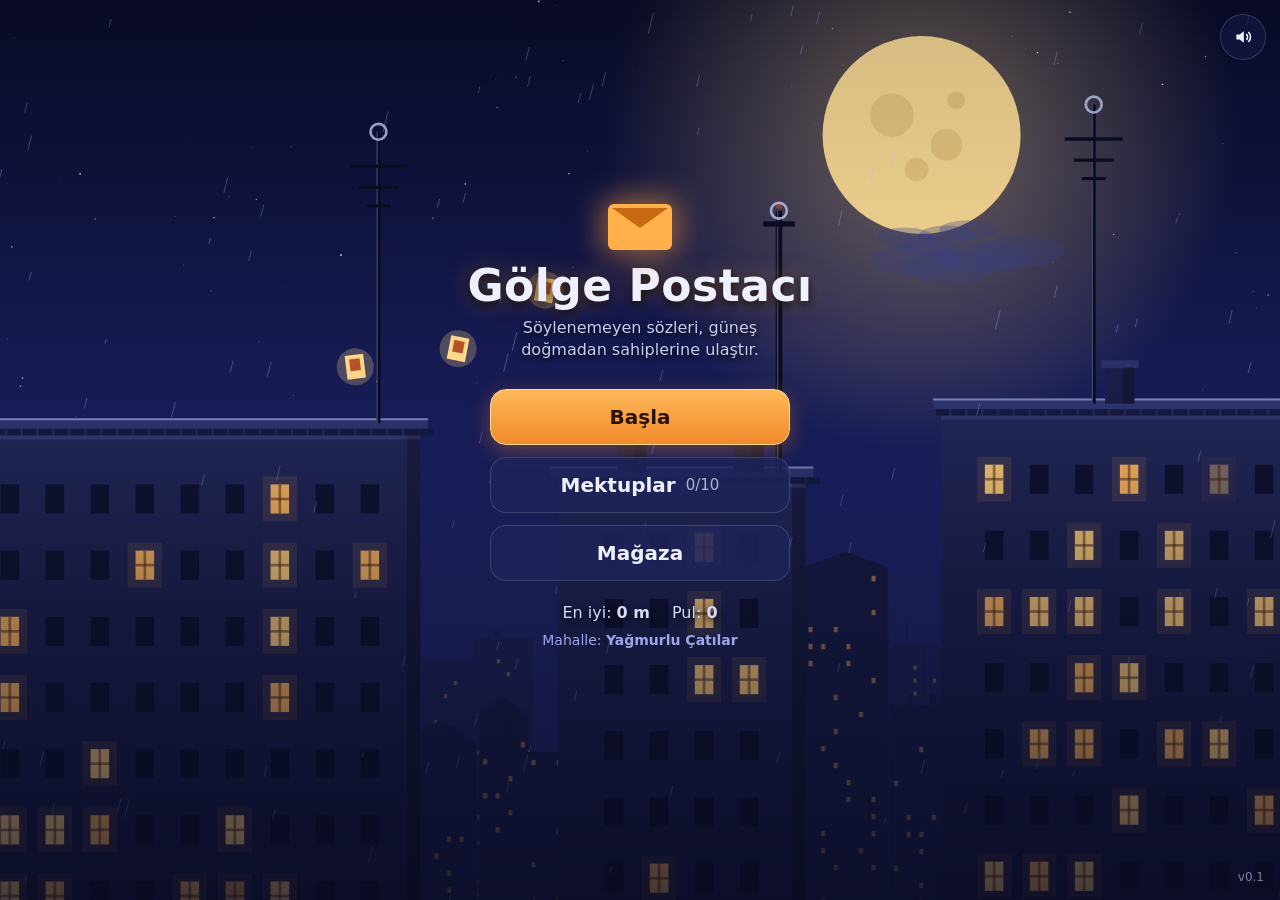
<file: www/index.html>
<!doctype html>
<html lang="tr">
<head>
<meta charset="utf-8">
<meta name="viewport" content="width=device-width,initial-scale=1,maximum-scale=1,user-scalable=no,viewport-fit=cover">
<meta name="theme-color" content="#0b0f2e">
<title>Gölge Postacı</title>
<link rel="icon" href="data:,">
<link rel="stylesheet" href="style.css">
</head>
<body>
<canvas id="c"></canvas>

<div id="hud" class="hidden">
  <div class="hud-top">
    <div class="hud-left">
      <span class="pill" title="Teslim edilen mektup"><svg viewBox="0 0 24 24" class="ico"><rect x="2" y="5" width="20" height="14" rx="2"/><path d="M3 6l9 7 9-7"/></svg><b id="hudLetters">0</b></span>
      <span class="pill" title="Pul"><svg viewBox="0 0 24 24" class="ico stamp"><path d="M5 3h14v18H5z"/><circle cx="12" cy="11" r="3.2"/></svg><b id="hudStamps">0</b></span>
    </div>
    <div class="hud-right">
      <span id="hudDist" class="dist">0 m</span>
      <button id="btnPause" class="round" aria-label="Duraklat"><svg viewBox="0 0 24 24"><rect x="6" y="5" width="4" height="14" rx="1"/><rect x="14" y="5" width="4" height="14" rx="1"/></svg></button>
    </div>
  </div>
  <div id="dawn"><span>Şafağa</span><div class="bar"><i id="dawnFill"></i></div><span id="dawnTime">2:00</span></div>
</div>

<div id="hint" class="hidden"><div>Basılı tut: halatı at</div><div>Bırak: uç</div><div class="hand"></div></div>
<div id="toast"></div>

<section id="menu" class="screen">
  <button id="btnMute" class="round corner" aria-label="Ses"></button>
  <div class="title-wrap">
    <div class="logo-env"></div>
    <h1>Gölge Postacı</h1>
    <p class="sub">Söylenemeyen sözleri, güneş doğmadan sahiplerine ulaştır.</p>
  </div>
  <div class="menu-btns">
    <button id="btnStart" class="big primary">Başla</button>
    <button id="btnLetters" class="big">Mektuplar <small id="menuLetterCount">0/10</small></button>
    <button id="btnShop" class="big">Mağaza</button>
  </div>
  <div class="menu-stats"><span>En iyi: <b id="menuBest">0 m</b></span><span>Pul: <b id="menuStamps">0</b></span></div>
  <div class="district">Mahalle: <b>Yağmurlu Çatılar</b></div>
  <div class="ver">v0.1</div>
</section>

<section id="letters" class="screen hidden">
  <header><button class="back" data-back>‹</button><h2>Mektuplar</h2><span id="lettersCount" class="count">0/10</span></header>
  <p class="note">Yağmurlu Çatılar'daki posta kutularına ulaştıkça yeni mektuplar açılır.</p>
  <div id="letterGrid" class="grid"></div>
</section>

<section id="shop" class="screen hidden">
  <header><button class="back" data-back>‹</button><h2>Mağaza</h2><span class="count"><span id="shopStamps">0</span> pul</span></header>
  <div id="shopPreview"></div>
  <h3 class="sec">Pelerin</h3>
  <div id="shopCapes" class="list"></div>
  <h3 class="sec">Halat</h3>
  <div id="shopRopes" class="list"></div>
  <p class="note">Pulları posta kutularına mektup teslim ederek ve havada pul toplayarak kazanırsın. Reklam yok, gerçek para yok.</p>
</section>

<section id="pause" class="screen dim hidden">
  <h2>Duraklatıldı</h2>
  <div class="menu-btns">
    <button id="btnResume" class="big primary">Devam</button>
    <button id="btnMute2" class="big">Ses: Açık</button>
    <button id="btnQuit" class="big">Ana menü</button>
  </div>
</section>

<section id="over" class="screen dim hidden">
  <h2 id="overTitle">Düştün!</h2>
  <p id="overSub" class="sub"></p>
  <div class="stats">
    <div><span>Mesafe</span><b id="overDist">0 m</b></div>
    <div><span>Mektup</span><b id="overLetters">0</b></div>
    <div><span>Pul</span><b id="overStamps">+0</b></div>
  </div>
  <div id="overBest" class="best"></div>
  <div id="overNew" class="newletters"></div>
  <div class="menu-btns">
    <button id="btnRetry" class="big primary">Tekrar</button>
    <button id="btnHome" class="big">Ana menü</button>
  </div>
</section>

<div id="letterModal" class="modal hidden">
  <div class="paper">
    <div class="seal"></div>
    <h3 id="lmTitle"></h3>
    <p id="lmBody"></p>
    <div class="sig">Yağmurlu Çatılar · Gece postası</div>
    <button id="lmClose" class="big primary">Kapat</button>
  </div>
</div>

<script src="game.js"></script>
</body>
</html>
</file>
<file: www/style.css>
*{box-sizing:border-box;-webkit-tap-highlight-color:transparent;user-select:none;-webkit-user-select:none}
html,body{margin:0;height:100%;overflow:hidden;background:#0b0f2e;color:#eef0ff;font-family:system-ui,-apple-system,"Roboto","Segoe UI",sans-serif;touch-action:none;overscroll-behavior:none}
canvas{position:fixed;inset:0;width:100%;height:100%;display:block}
.hidden{display:none!important}
button{font:inherit;color:inherit;border:0;cursor:pointer}
:root{--top:max(14px,env(safe-area-inset-top));--bot:max(16px,env(safe-area-inset-bottom));--warm:#ffb04a}
#hud{position:fixed;left:0;right:0;top:0;padding:var(--top) 14px 0;pointer-events:none;z-index:5}
.hud-top{display:flex;justify-content:space-between;align-items:flex-start}
.hud-left{display:flex;gap:8px}
.pill{display:flex;align-items:center;gap:6px;background:rgba(10,12,40,.55);border:1px solid rgba(255,255,255,.08);padding:6px 11px;border-radius:14px;font-size:18px;backdrop-filter:blur(4px)}
.ico{width:22px;height:22px;fill:none;stroke:var(--warm);stroke-width:1.8;stroke-linejoin:round}
.ico.stamp{stroke:#ffd98a}
.hud-right{display:flex;align-items:center;gap:10px}
.dist{font-size:24px;font-weight:700;text-shadow:0 2px 6px rgba(0,0,0,.6)}
.round{pointer-events:auto;width:46px;height:46px;border-radius:50%;background:rgba(20,24,64,.7);border:1px solid rgba(255,255,255,.15);display:grid;place-items:center}
.round svg{width:20px;height:20px;fill:#eef0ff}
#dawn{display:flex;align-items:center;gap:8px;margin-top:10px;font-size:12px;color:#c9cdf5;opacity:.85}
#dawn .bar{flex:1;height:5px;border-radius:3px;background:rgba(255,255,255,.12);overflow:hidden}
#dawn i{display:block;height:100%;width:0;background:linear-gradient(90deg,#6b74d8,#ff9e6b);border-radius:3px}
#hint{position:fixed;left:0;right:0;bottom:calc(var(--bot) + 70px);text-align:center;font-size:20px;font-weight:600;text-shadow:0 2px 8px #000;pointer-events:none;z-index:4;line-height:1.5;animation:pulse 1.6s ease-in-out infinite}
#hint .hand{width:44px;height:44px;margin:8px auto 0;border-radius:50%;border:3px solid rgba(255,255,255,.8);animation:press 1.6s ease-in-out infinite}
@keyframes press{0%,100%{transform:scale(1);background:transparent}40%,70%{transform:scale(.8);background:rgba(255,176,74,.5)}}
@keyframes pulse{50%{opacity:.75}}
#toast{position:fixed;left:50%;top:calc(var(--top) + 96px);transform:translate(-50%,-10px);background:rgba(255,176,74,.95);color:#2a1300;font-weight:700;padding:9px 16px;border-radius:14px;opacity:0;transition:.25s;z-index:6;pointer-events:none;font-size:15px;max-width:88vw;text-align:center}
#toast.show{opacity:1;transform:translate(-50%,0)}
.screen{position:fixed;inset:0;z-index:10;display:flex;flex-direction:column;align-items:center;padding:calc(var(--top) + 8px) 20px var(--bot);overflow-y:auto;touch-action:pan-y}
.screen.dim{background:rgba(6,8,26,.72);justify-content:center;backdrop-filter:blur(3px)}
#menu{justify-content:center;background:linear-gradient(180deg,rgba(8,10,34,.15) 0%,rgba(8,10,34,.0) 40%,rgba(8,10,34,.75) 100%)}
.corner{position:absolute;top:var(--top);right:14px}
.title-wrap{text-align:center;margin-top:-6vh}
h1{font-size:44px;margin:10px 0 6px;letter-spacing:.5px;text-shadow:0 0 24px rgba(255,176,74,.35),0 3px 10px #000}
.sub{color:#c7cbef;margin:0 auto;max-width:300px;line-height:1.4;text-align:center;text-shadow:0 2px 6px #000}
.logo-env{width:64px;height:46px;margin:0 auto;border-radius:6px;background:var(--warm);box-shadow:0 0 30px 6px rgba(255,160,60,.55);position:relative}
.logo-env:after{content:"";position:absolute;left:4px;right:4px;top:4px;height:22px;border-left:28px solid transparent;border-right:28px solid transparent;border-top:20px solid #c86a14;width:0;margin:auto}
.menu-btns{display:flex;flex-direction:column;gap:12px;width:100%;max-width:300px;margin-top:28px}
.big{padding:15px 18px;border-radius:16px;font-size:20px;font-weight:700;background:rgba(30,36,90,.85);border:1px solid rgba(255,255,255,.14);display:flex;justify-content:center;gap:10px;align-items:center}
.big small{font-weight:500;opacity:.7;font-size:15px}
.big.primary{background:linear-gradient(180deg,#ffb95a,#f08a2c);color:#2a1300;border-color:#ffd59a;box-shadow:0 6px 20px rgba(240,138,44,.35)}
.big:active{transform:scale(.97)}
.menu-stats{display:flex;gap:22px;margin-top:22px;color:#d6d9fb;text-shadow:0 2px 6px #000}
.district{margin-top:10px;color:#9fa6e6;font-size:14px}
.ver{position:absolute;bottom:var(--bot);right:16px;font-size:12px;opacity:.5}
.screen header{display:flex;align-items:center;width:100%;gap:10px;margin-bottom:8px}
.screen header h2{flex:1;margin:0;font-size:26px}
#letters,#shop{background:linear-gradient(180deg,#0d1238,#151a4a);justify-content:flex-start}
.back{width:44px;height:44px;border-radius:12px;background:rgba(255,255,255,.08);font-size:30px;line-height:1}
.count{color:#ffd98a;font-weight:700}
.note{color:#aab0e6;font-size:14px;line-height:1.4;width:100%;margin:6px 0 12px}
.grid{display:grid;grid-template-columns:1fr 1fr;gap:10px;width:100%}
.lcard{background:#f3e6c8;color:#3a2a14;border-radius:12px;padding:12px;min-height:92px;text-align:left;display:flex;flex-direction:column;gap:6px;box-shadow:0 4px 12px rgba(0,0,0,.35)}
.lcard b{font-size:15px}
.lcard span{font-size:12px;opacity:.75}
.lcard.locked{background:rgba(255,255,255,.06);color:#7d84c4;box-shadow:none;border:1px dashed rgba(255,255,255,.18)}
.lcard .num{font-size:12px;opacity:.6}
.list{display:flex;flex-direction:column;gap:8px;width:100%}
.item{display:flex;align-items:center;gap:12px;background:rgba(255,255,255,.06);border-radius:14px;padding:10px 12px}
.sw{width:36px;height:36px;border-radius:10px;border:2px solid rgba(255,255,255,.25);flex:none}
.sw.rope{height:10px;border-radius:5px;width:44px}
.item .nm{flex:1;font-weight:600}
.item button{min-width:96px;padding:9px 12px;border-radius:12px;font-weight:700;background:rgba(255,255,255,.12)}
.item button.buy{background:linear-gradient(180deg,#ffb95a,#f08a2c);color:#2a1300}
.item button.buy[disabled]{opacity:.45}
.item button.on{background:#3b7a55}
.sec{width:100%;margin:14px 0 8px;font-size:16px;color:#c9cdf5}
#shopPreview{width:150px;height:150px;border-radius:20px;background:radial-gradient(circle at 60% 30%,#3a3f8a,#12163d);margin:4px auto 0}
#shopPreview canvas{position:static;width:150px;height:150px}
.screen h2{font-size:32px;margin:0 0 6px;text-shadow:0 3px 10px #000}
.stats{display:flex;gap:10px;margin-top:20px;width:100%;max-width:330px}
.stats div{flex:1;background:rgba(255,255,255,.07);border-radius:14px;padding:12px 6px;text-align:center;display:flex;flex-direction:column;gap:4px}
.stats span{font-size:13px;color:#aab0e6}
.stats b{font-size:22px}
.best{margin-top:12px;color:#ffd98a;font-weight:700;min-height:20px}
.newletters{display:flex;flex-direction:column;gap:8px;width:100%;max-width:330px;margin-top:8px}
.newletters button{background:#f3e6c8;color:#3a2a14;border-radius:12px;padding:11px 14px;text-align:left;font-weight:700;display:flex;justify-content:space-between}
.newletters .lbl{color:#c9cdf5;font-size:14px;margin-top:4px}
.modal{position:fixed;inset:0;z-index:30;background:rgba(4,6,20,.78);display:flex;align-items:center;justify-content:center;padding:24px}
.paper{background:#f5e9cf;color:#33240f;border-radius:10px;padding:30px 22px 20px;max-width:340px;width:100%;position:relative;box-shadow:0 20px 50px rgba(0,0,0,.6);font-family:Georgia,"Noto Serif",serif;animation:open .35s ease-out}
@keyframes open{from{transform:translateY(30px) scale(.95);opacity:0}}
.paper h3{margin:0 0 14px;font-size:20px}
.paper p{font-size:18px;line-height:1.55;margin:0 0 16px;white-space:pre-line}
.paper .sig{font-size:13px;opacity:.6;margin-bottom:16px;font-style:italic}
.seal{position:absolute;top:-18px;right:24px;width:40px;height:40px;border-radius:50%;background:radial-gradient(circle,#e0572e,#a3301a);box-shadow:0 3px 8px rgba(0,0,0,.4)}
.paper .big{width:100%;font-family:system-ui,sans-serif}
</file>
